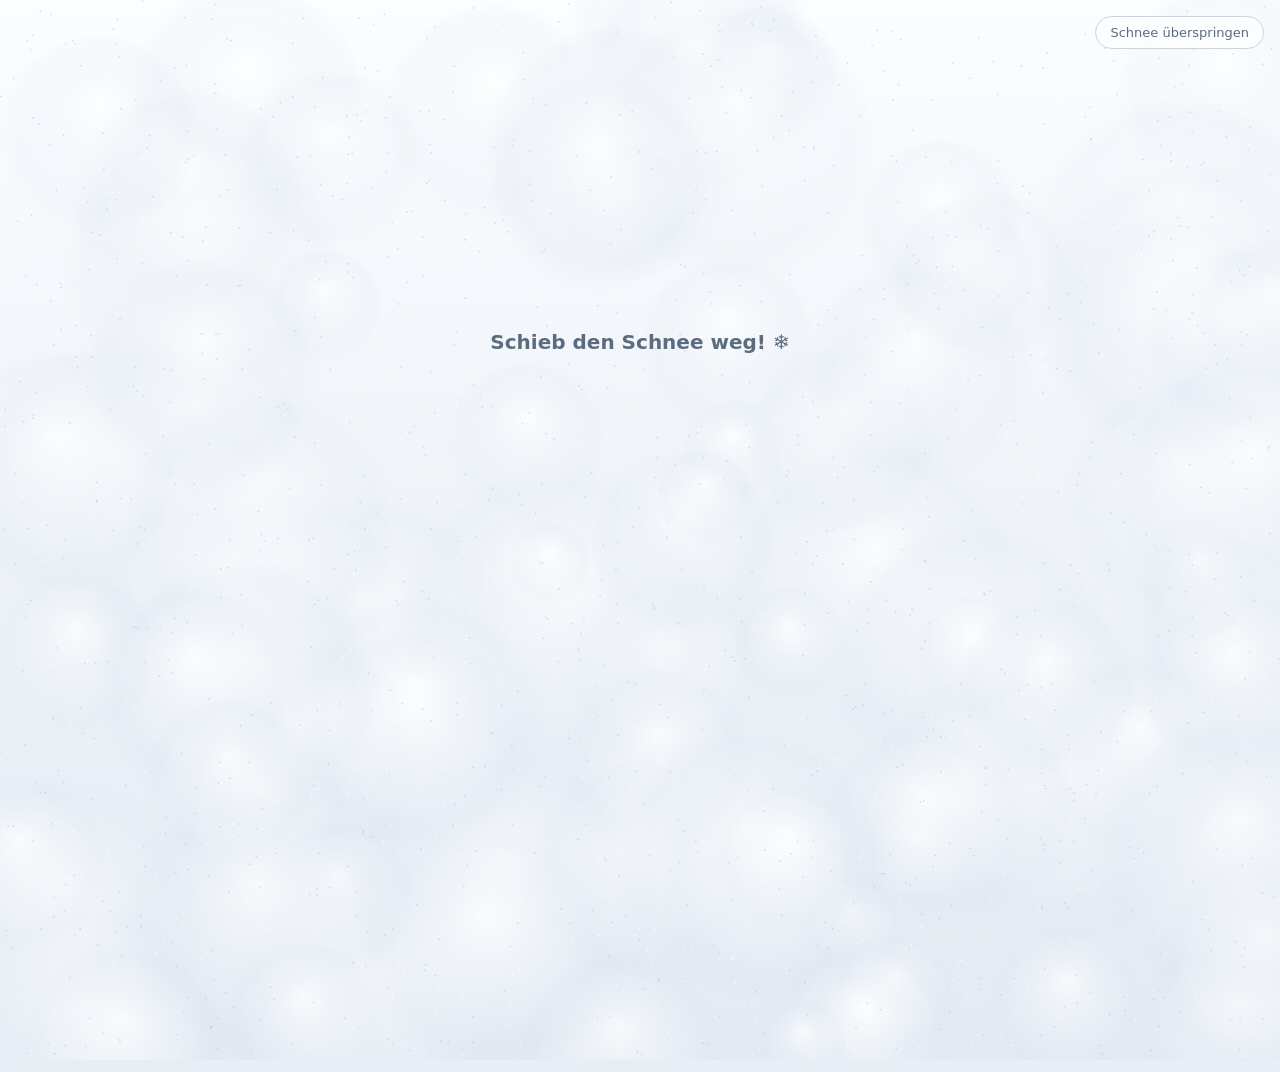
<file: index.html>
<!DOCTYPE html>
<html lang="de">
<head>
  <meta charset="utf-8">
  <meta name="viewport" content="width=device-width, initial-scale=1, viewport-fit=cover">
  <title>Tastonettis – Klavier To Go</title>
  <meta name="description" content="Frohe Weihnachten von den Tastonettis! Hört „Klavier To Go“ jetzt auf eurem Lieblings-Streamingdienst.">
  <meta name="theme-color" content="#f4f7fb" id="theme-color">
  <link rel="icon" href="assets/favicon.ico">
  <link rel="stylesheet" href="css/style.css?v=12b79069b6">
  <script>
    document.documentElement.classList.add("snowed");
    // Notbremse: Kommt das Schnee-Skript nicht hoch (Fehler, nicht geladen), Seite freigeben.
    (function () {
      var root = document.documentElement;
      function release() {
        if (!document.querySelector("#snowcover.ready")) root.classList.remove("snowed");
      }
      window.addEventListener("error", release);
      setTimeout(release, 4000);
    })();
  </script>
</head>
<body>
  <canvas id="snowfall" aria-hidden="true"></canvas>

  <main class="page">
    <header class="header">
      <a class="logo" href="https://tastonettis.de/" target="_blank" rel="noopener">
        <img src="assets/tastonettis-logo.svg" alt="Tastonettis" width="282" height="59">
      </a>
      <p class="greeting">🎄 Frohe Weihnachten 🎄</p>
    </header>

    <section class="release">
      <img class="cover" src="assets/cover-klavier-to-go.jpg" alt="Albumcover „Klavier To Go“" width="280" height="280">
      <h1 class="title">Klavier To Go</h1>
      <p class="artist">Tastonettis</p>
    </section>

    <section class="streaming" aria-labelledby="stream-heading">
      <h2 id="stream-heading" class="section-label">Jetzt streamen</h2>
      <!-- Album-Links „Klavier To Go“ (UPC 4050215330047). Amazon: Suche, YouTube Music: Kanal (kein Album gelistet). -->
      <ul class="services">
        <li><a class="service" href="https://open.spotify.com/album/40TdqfmzcD6UqJCsPL27O8" target="_blank" rel="noopener">
          <img src="assets/icons/spotify.svg" alt="" width="30" height="30"><span>Spotify</span><span class="arrow" aria-hidden="true">→</span></a></li>
        <li><a class="service" href="https://music.apple.com/de/album/klavier-to-go/1320059874" target="_blank" rel="noopener">
          <img src="assets/icons/applemusic.svg" alt="" width="30" height="30"><span>Apple Music</span><span class="arrow" aria-hidden="true">→</span></a></li>
        <li><a class="service" href="https://music.amazon.de/search/Tastonettis%20Klavier%20To%20Go" target="_blank" rel="noopener">
          <img src="assets/icons/amazonmusic.svg" alt="" width="30" height="30"><span>Amazon Music</span><span class="arrow" aria-hidden="true">→</span></a></li>
        <li><a class="service" href="https://music.youtube.com/channel/UCeTiOrHd3WipaU0hUhdYzvw" target="_blank" rel="noopener">
          <img src="assets/icons/youtubemusic.svg" alt="" width="30" height="30"><span>YouTube Music</span><span class="arrow" aria-hidden="true">→</span></a></li>
        <li><a class="service" href="https://www.deezer.com/de/album/52731922" target="_blank" rel="noopener">
          <img src="assets/icons/deezer.svg" alt="" width="30" height="30"><span>Deezer</span><span class="arrow" aria-hidden="true">→</span></a></li>
        <li><a class="service" href="https://tidal.com/album/81978299" target="_blank" rel="noopener">
          <img src="assets/icons/tidal.svg" alt="" width="30" height="30"><span>Tidal</span><span class="arrow" aria-hidden="true">→</span></a></li>
        <li><a class="service" href="https://www.qobuz.com/de-de/album/klavier-to-go-tastonettis/se1sw7d9xh7ja" target="_blank" rel="noopener">
          <img src="assets/icons/qobuz.svg" alt="" width="30" height="30"><span>Qobuz</span><span class="arrow" aria-hidden="true">→</span></a></li>
      </ul>
    </section>


    <footer class="footer">
      <a href="https://tastonettis.de/impressum.php" target="_blank" rel="noopener">Impressum</a>
      <a href="https://tastonettis.de/datenschutz.php" target="_blank" rel="noopener">Datenschutz</a>
    </footer>
  </main>

  <!-- Schneedecke über der ganzen Seite: mit dem Finger freischieben. -->
  <div class="snowcover" id="snowcover">
    <canvas id="snowlayer" aria-hidden="true"></canvas>
    <p class="snow-hint" id="snow-hint">Schieb den Schnee weg! ❄️</p>
    <button type="button" class="snow-skip" id="snow-skip">Schnee überspringen</button>
  </div>

  <!-- Easter Egg: Handy schütteln lässt es wie in einer Schneekugel schneien. -->
  <canvas id="snowglobe" aria-hidden="true"></canvas>

  <script src="js/snow.js?v=f2b2216d98"></script>
  <script src="js/snowglobe.js?v=b0788c1133"></script>
</body>
</html>
</file>
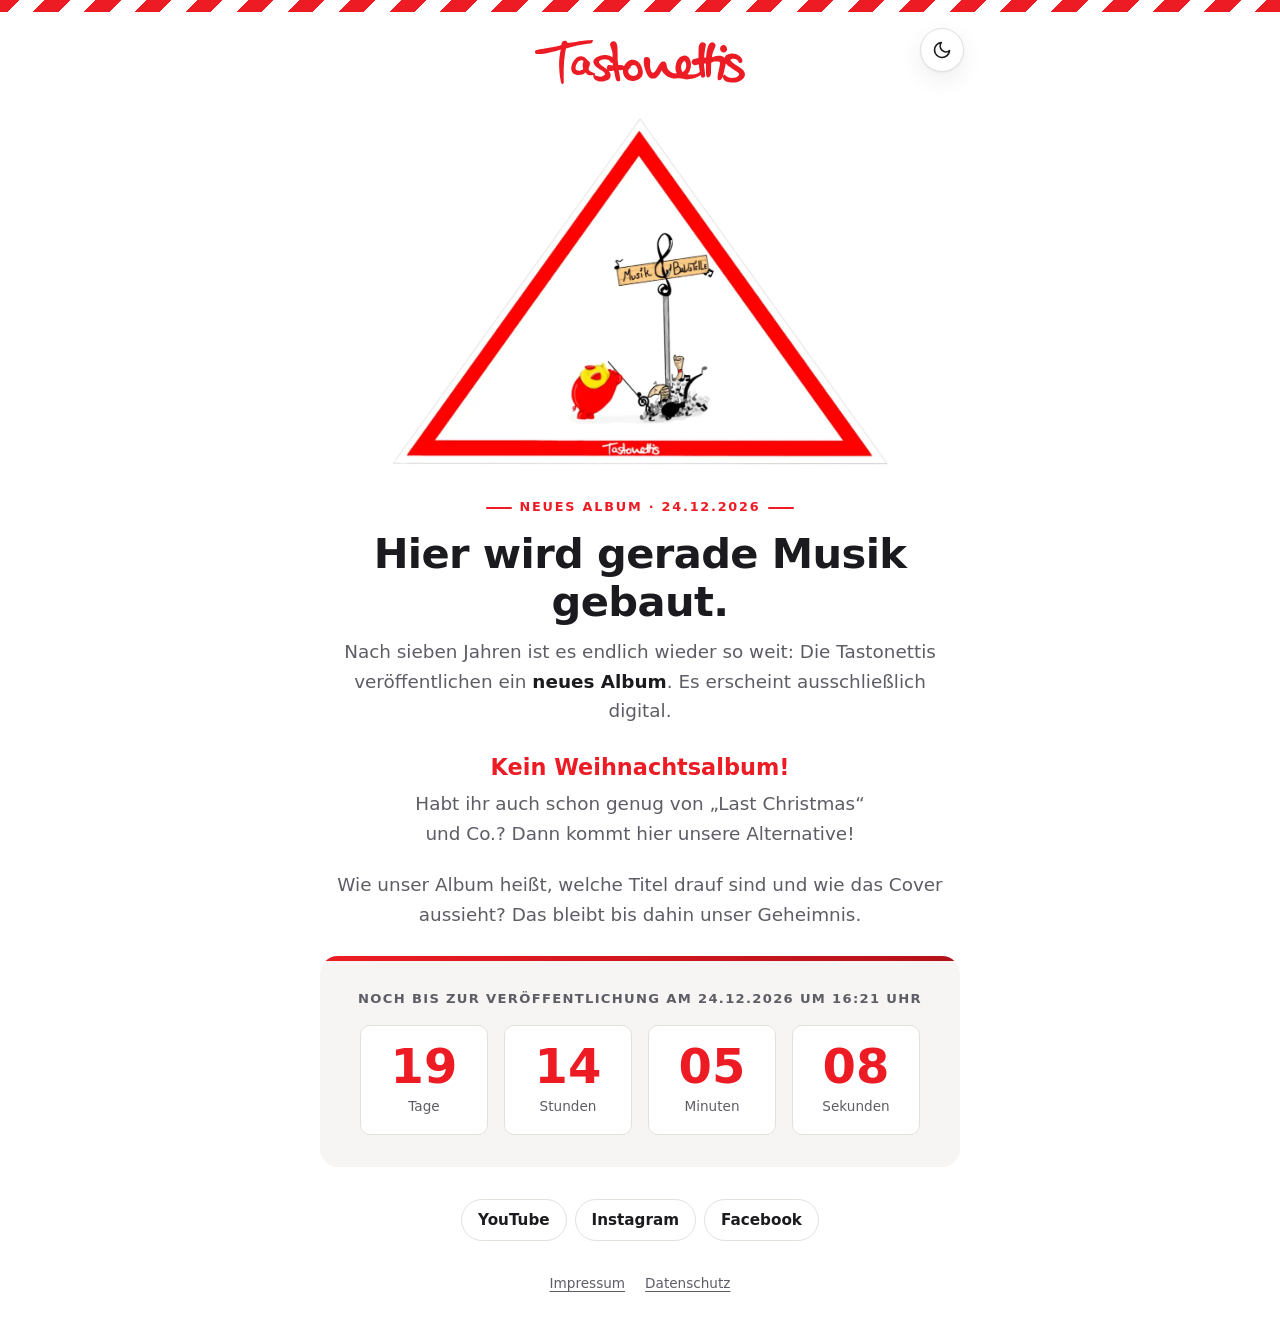
<file: wartung/index.html>
<!DOCTYPE html>
<html lang="de">
<head>
  <meta charset="utf-8">
  <meta name="viewport" content="width=device-width, initial-scale=1, viewport-fit=cover">
  <title>Tastonettis – Neues Album in Arbeit</title>
  <meta name="description" content="Nach sieben Jahren endlich wieder neue Musik: Das neue Album der Tastonettis erscheint am 24.12.2026 digital. Kein Weihnachtsalbum – nur der Erscheinungstag ist Heiligabend.">
  <meta name="theme-color" content="#ffffff" media="(prefers-color-scheme: light)">
  <meta name="theme-color" content="#212228" media="(prefers-color-scheme: dark)">
  <meta name="color-scheme" content="light dark">
  <link rel="icon" href="assets/favicon.ico">
  <link rel="stylesheet" href="css/wartung.css?v=3b87325009">
  <script src="js/theme.js?v=e392218668"></script>
</head>
<body>
  <div class="tape" aria-hidden="true"></div>

  <main class="page">
    <button type="button" class="theme-toggle" id="theme-toggle" aria-pressed="false" aria-label="Dunkles Design einschalten" hidden>
      <svg class="icon-moon" viewBox="0 0 24 24" fill="none" stroke="currentColor" stroke-width="2" stroke-linecap="round" stroke-linejoin="round" aria-hidden="true"><path d="M21 12.8A9 9 0 1 1 11.2 3a7 7 0 0 0 9.8 9.8z"/></svg>
      <svg class="icon-sun" viewBox="0 0 24 24" fill="none" stroke="currentColor" stroke-width="2" stroke-linecap="round" stroke-linejoin="round" aria-hidden="true"><circle cx="12" cy="12" r="4.5"/><path d="M12 1.5v2.5M12 20v2.5M4.6 4.6l1.8 1.8M17.6 17.6l1.8 1.8M1.5 12H4M20 12h2.5M4.6 19.4l1.8-1.8M17.6 6.4l1.8-1.8"/></svg>
    </button>

    <img class="logo" src="assets/tastonettis-logo.svg" alt="Tastonettis" width="282" height="59">

    <div class="sign-wrap">
      <img class="sign" src="assets/musik-baustelle.webp" width="1200" height="857"
           alt="Warnschild „Musik-Baustelle“: Ein rotes Akkordeon-Männchen dirigiert, während unter dem Schild Noten aus einem Erdhaufen wirbeln.">
    </div>

    <p class="eyebrow">Neues Album · 24.12.2026</p>
    <h1 class="headline">Hier wird gerade Musik gebaut.</h1>
    <p class="lead">
      Nach sieben Jahren ist es endlich wieder so weit: Die Tastonettis veröffentlichen
      ein <strong>neues Album</strong>. Es erscheint ausschließlich digital.
    </p>

    <div class="note">
      <p class="note-title">Kein Weihnachtsalbum!</p>
      <p class="note-text">
        Habt ihr auch schon genug von „Last&nbsp;Christmas“ und Co.?
        Dann kommt hier unsere Alternative!
      </p>
    </div>

    <p class="lead">
      Wie unser Album heißt, welche Titel drauf sind und wie das Cover aussieht?
      Das bleibt bis dahin unser Geheimnis.
    </p>

    <!-- Erscheinungstermin: data-release (ISO-Zeit mit Zeitzone, MEZ = +01:00). -->
    <section class="countdown" id="countdown" data-release="2026-12-24T16:21:00+01:00"
             aria-labelledby="countdown-label">
      <p class="countdown-label" id="countdown-label">Noch bis zur Veröffentlichung am 24.12.2026 um 16:21 Uhr</p>
      <div class="units" role="timer" aria-live="off">
        <div class="unit"><span class="num" data-unit="days">–</span><span class="name">Tage</span></div>
        <div class="unit"><span class="num" data-unit="hours">–</span><span class="name">Stunden</span></div>
        <div class="unit"><span class="num" data-unit="minutes">–</span><span class="name">Minuten</span></div>
        <div class="unit"><span class="num" data-unit="seconds">–</span><span class="name">Sekunden</span></div>
      </div>
    </section>

    <section class="released" id="released" hidden>
      <p class="released-title">Das neue Album ist da!</p>
      <p class="released-text">Gleich geht es hier weiter – schaut in Kürze wieder vorbei.</p>
    </section>

    <nav class="socials" aria-label="Tastonettis in sozialen Netzwerken">
      <a href="https://www.youtube.com/@DieTastonettis" target="_blank" rel="noopener">YouTube</a>
      <a href="https://www.instagram.com/tastonettis/" target="_blank" rel="noopener">Instagram</a>
      <a href="https://www.facebook.com/tastonettis/" target="_blank" rel="noopener">Facebook</a>
    </nav>

    <footer class="footer">
      <a href="impressum.html" data-internal>Impressum</a>
      <a href="datenschutz.html" data-internal>Datenschutz</a>
    </footer>
  </main>

  <script src="js/countdown.js?v=ea769af0ea"></script>
</body>
</html>
</file>
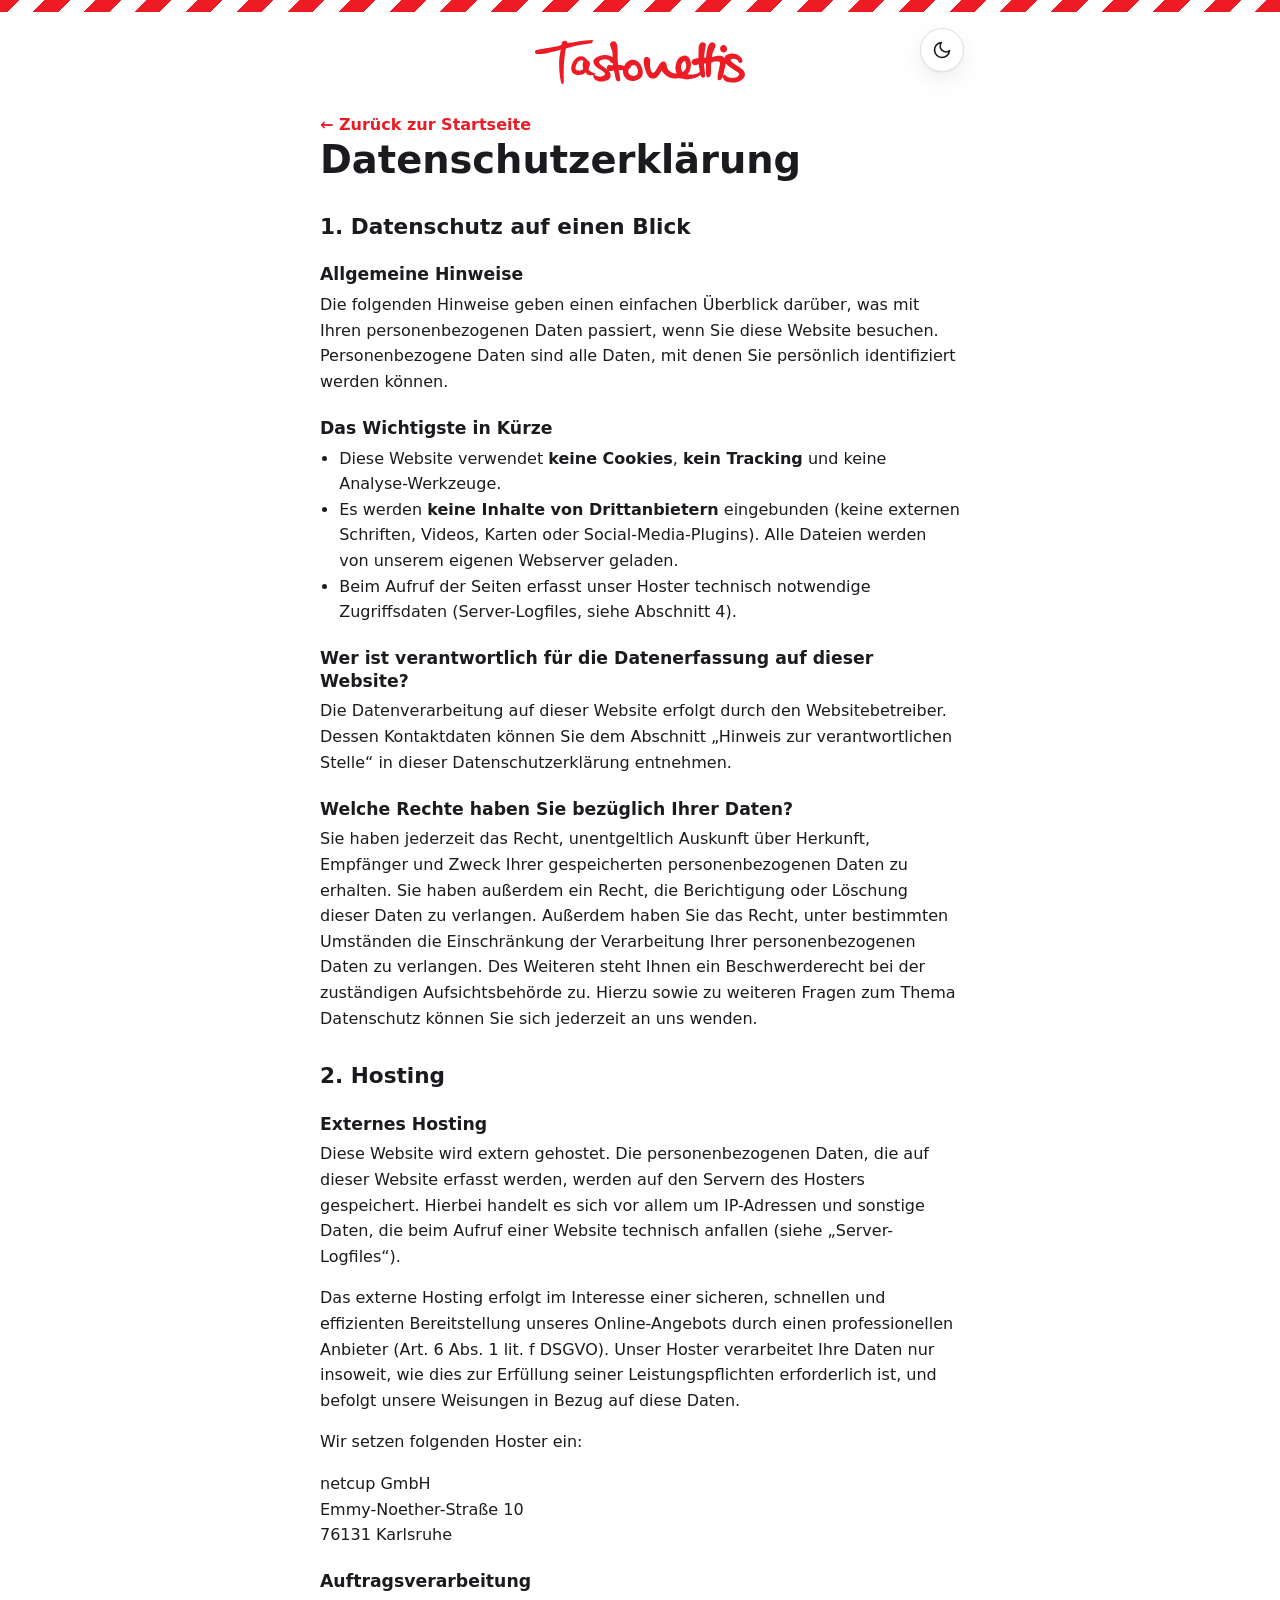
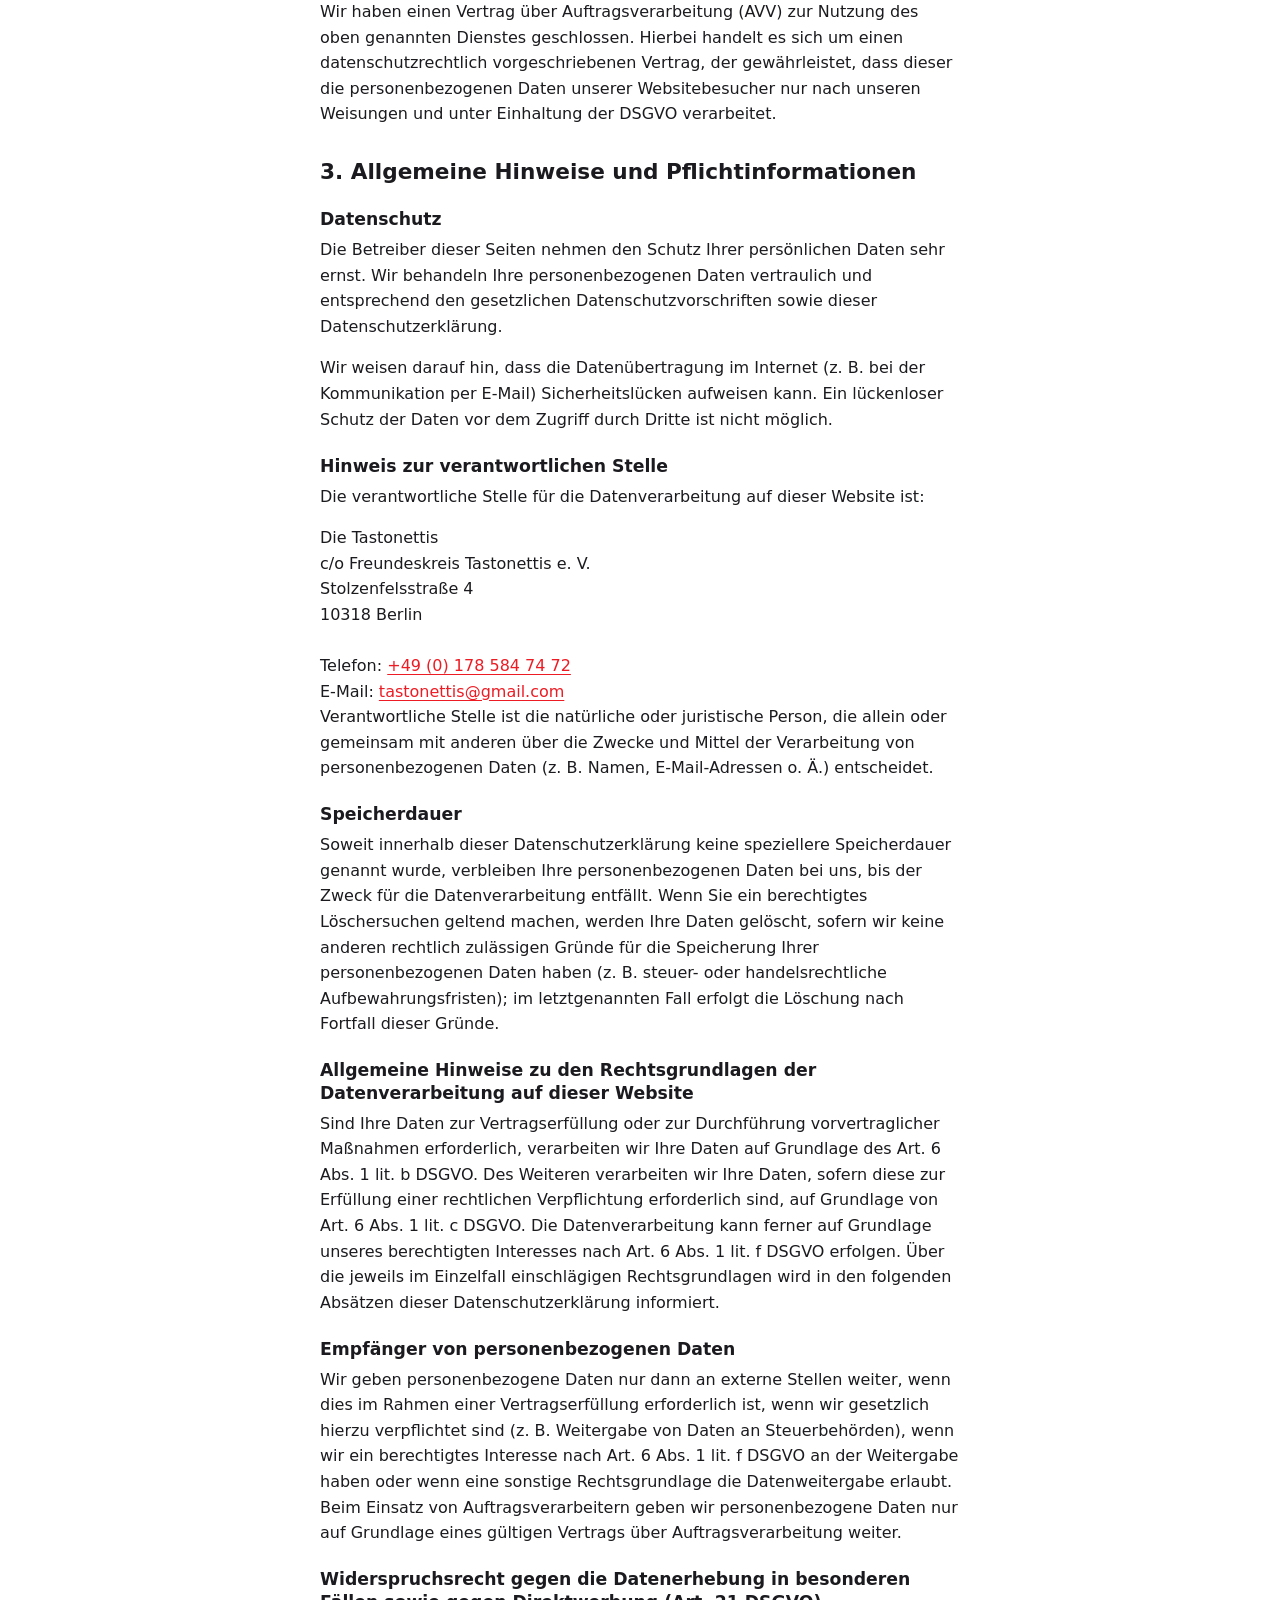
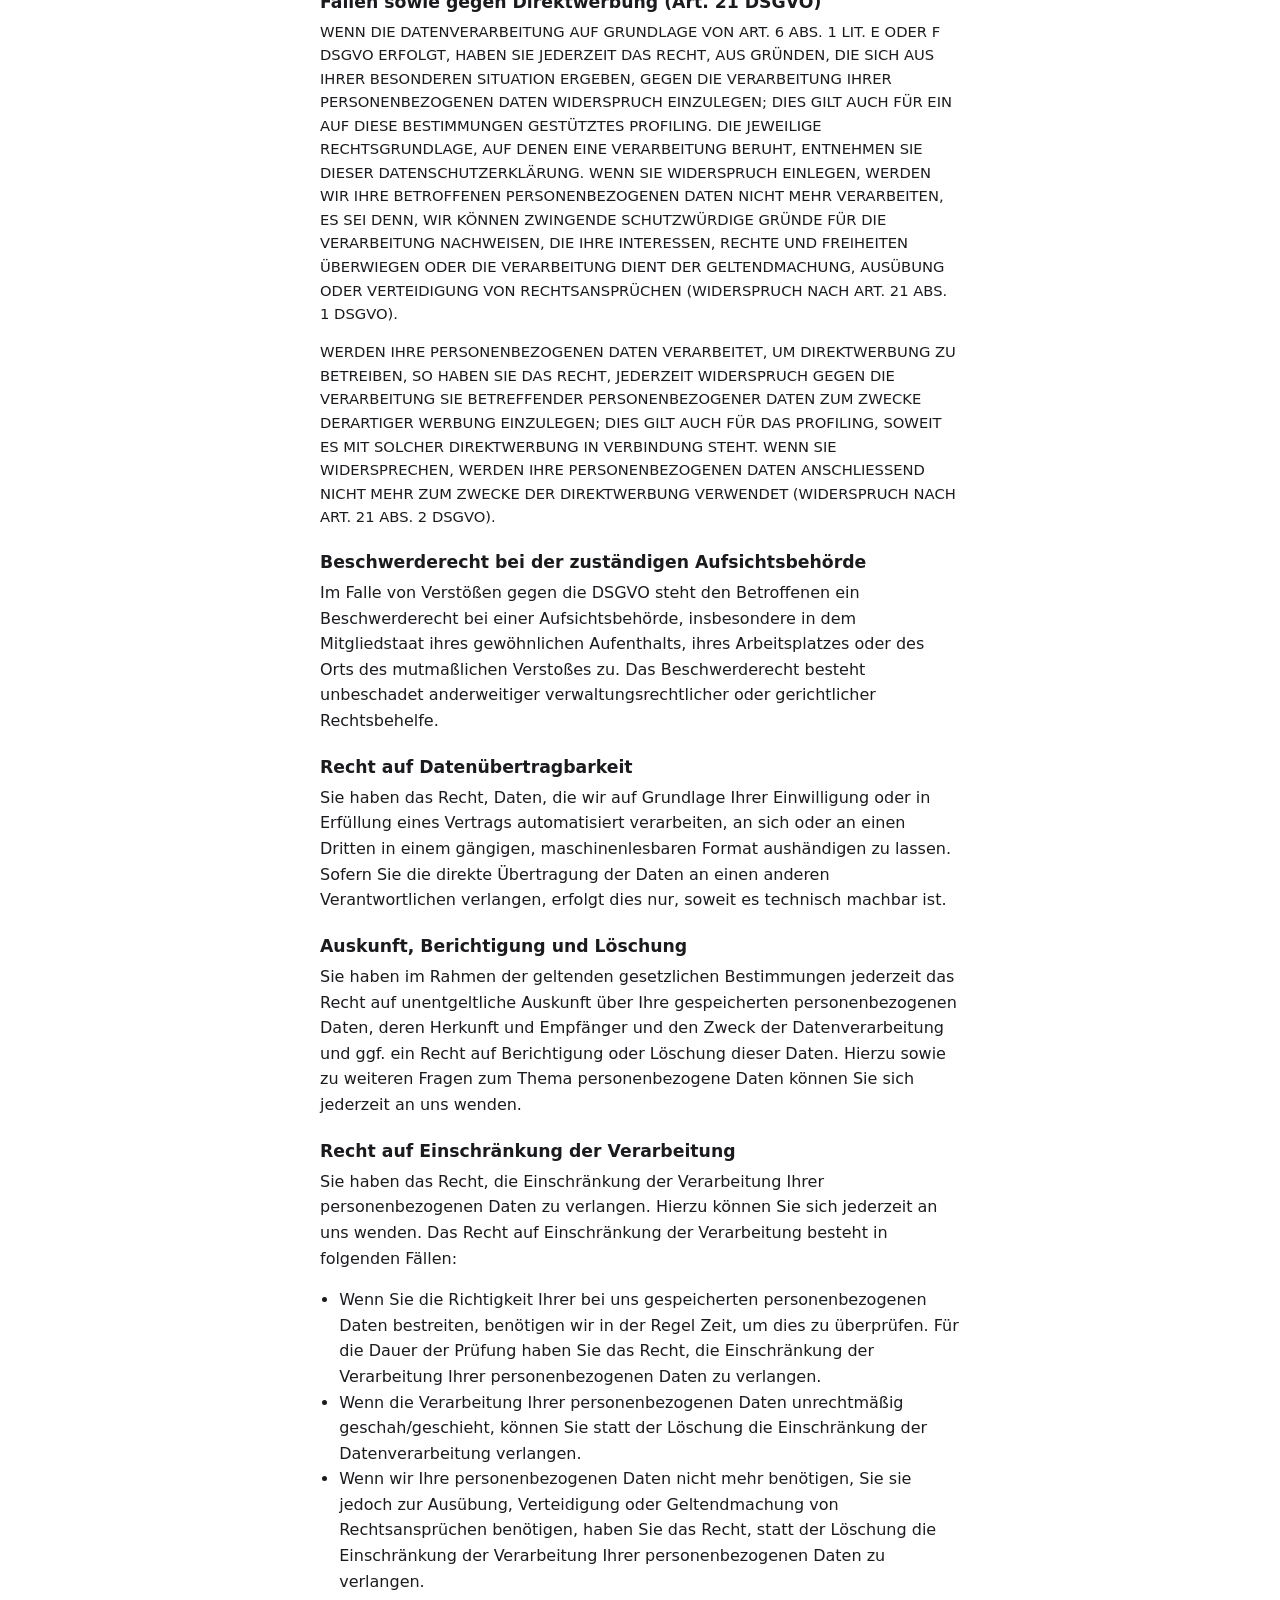
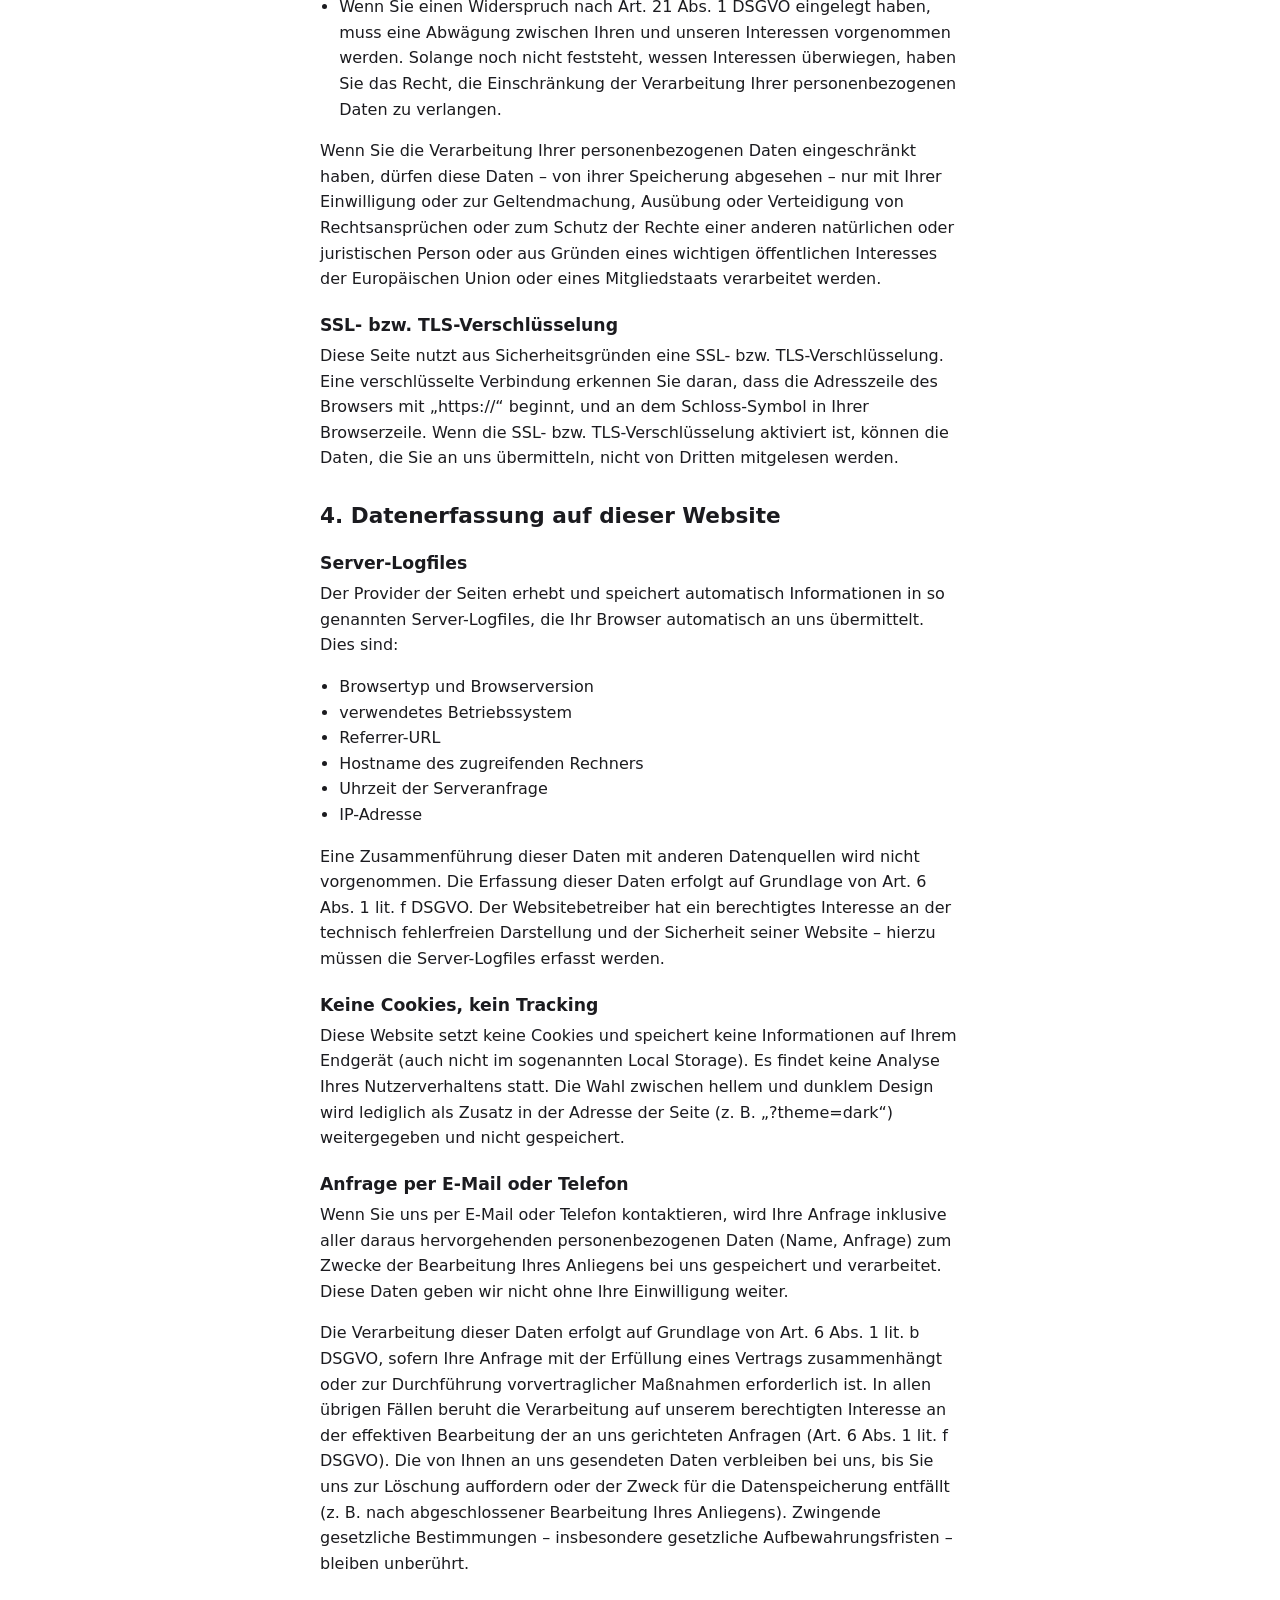
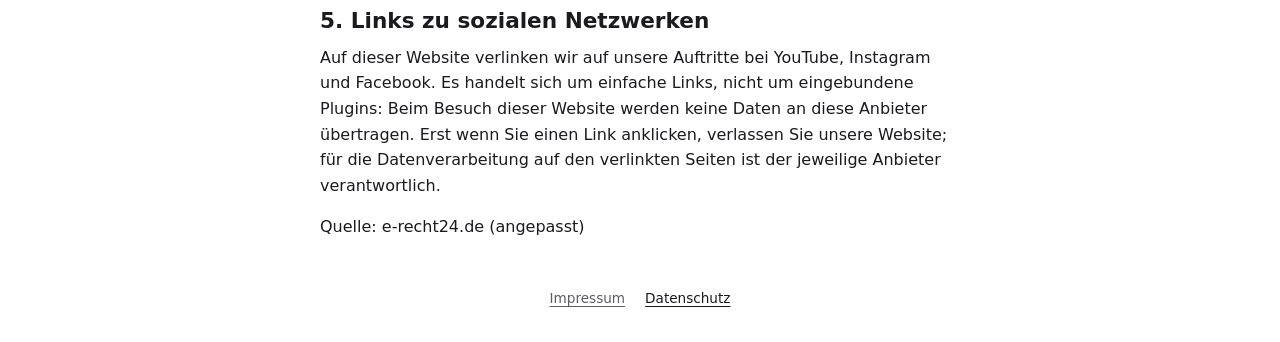
<file: wartung/datenschutz.html>
<!DOCTYPE html>
<html lang="de">
<head>
  <meta charset="utf-8">
  <meta name="viewport" content="width=device-width, initial-scale=1, viewport-fit=cover">
  <title>Datenschutzerklärung – Tastonettis</title>
  <meta name="robots" content="noindex">
  <meta name="theme-color" content="#ffffff" media="(prefers-color-scheme: light)">
  <meta name="theme-color" content="#212228" media="(prefers-color-scheme: dark)">
  <meta name="color-scheme" content="light dark">
  <link rel="icon" href="assets/favicon.ico">
  <link rel="stylesheet" href="css/wartung.css?v=3b87325009">
  <script src="js/theme.js?v=e392218668"></script>
</head>
<body>
  <div class="tape" aria-hidden="true"></div>

  <main class="page">
    <button type="button" class="theme-toggle" id="theme-toggle" aria-pressed="false" aria-label="Dunkles Design einschalten" hidden>
      <svg class="icon-moon" viewBox="0 0 24 24" fill="none" stroke="currentColor" stroke-width="2" stroke-linecap="round" stroke-linejoin="round" aria-hidden="true"><path d="M21 12.8A9 9 0 1 1 11.2 3a7 7 0 0 0 9.8 9.8z"/></svg>
      <svg class="icon-sun" viewBox="0 0 24 24" fill="none" stroke="currentColor" stroke-width="2" stroke-linecap="round" stroke-linejoin="round" aria-hidden="true"><circle cx="12" cy="12" r="4.5"/><path d="M12 1.5v2.5M12 20v2.5M4.6 4.6l1.8 1.8M17.6 17.6l1.8 1.8M1.5 12H4M20 12h2.5M4.6 19.4l1.8-1.8M17.6 6.4l1.8-1.8"/></svg>
    </button>

    <a class="logo-link" href="index.html" data-internal aria-label="Tastonettis – zur Startseite">
      <img class="logo" src="assets/tastonettis-logo.svg" alt="Tastonettis" width="282" height="59">
    </a>

    <article class="legal">
      <a class="back" href="index.html" data-internal>← Zurück zur Startseite</a>

      <h1>Datenschutz&shy;erklärung</h1>

      <h2>1. Datenschutz auf einen Blick</h2>

      <h3>Allgemeine Hinweise</h3>
      <p>
        Die folgenden Hinweise geben einen einfachen Überblick darüber, was mit Ihren personenbezogenen
        Daten passiert, wenn Sie diese Website besuchen. Personenbezogene Daten sind alle Daten, mit denen
        Sie persönlich identifiziert werden können.
      </p>

      <h3>Das Wichtigste in Kürze</h3>
      <ul>
        <li>Diese Website verwendet <strong>keine Cookies</strong>, <strong>kein Tracking</strong> und keine Analyse-Werkzeuge.</li>
        <li>Es werden <strong>keine Inhalte von Drittanbietern</strong> eingebunden (keine externen Schriften, Videos, Karten oder Social-Media-Plugins). Alle Dateien werden von unserem eigenen Webserver geladen.</li>
        <li>Beim Aufruf der Seiten erfasst unser Hoster technisch notwendige Zugriffsdaten (Server-Logfiles, siehe Abschnitt 4).</li>
      </ul>

      <h3>Wer ist verantwortlich für die Datenerfassung auf dieser Website?</h3>
      <p>
        Die Datenverarbeitung auf dieser Website erfolgt durch den Websitebetreiber. Dessen Kontaktdaten
        können Sie dem Abschnitt „Hinweis zur verantwortlichen Stelle“ in dieser Datenschutzerklärung entnehmen.
      </p>

      <h3>Welche Rechte haben Sie bezüglich Ihrer Daten?</h3>
      <p>
        Sie haben jederzeit das Recht, unentgeltlich Auskunft über Herkunft, Empfänger und Zweck Ihrer
        gespeicherten personenbezogenen Daten zu erhalten. Sie haben außerdem ein Recht, die Berichtigung oder
        Löschung dieser Daten zu verlangen. Außerdem haben Sie das Recht, unter bestimmten Umständen die
        Einschränkung der Verarbeitung Ihrer personenbezogenen Daten zu verlangen. Des Weiteren steht Ihnen ein
        Beschwerderecht bei der zuständigen Aufsichtsbehörde zu. Hierzu sowie zu weiteren Fragen zum Thema
        Datenschutz können Sie sich jederzeit an uns wenden.
      </p>

      <h2>2. Hosting</h2>
      <h3>Externes Hosting</h3>
      <p>
        Diese Website wird extern gehostet. Die personenbezogenen Daten, die auf dieser Website erfasst werden,
        werden auf den Servern des Hosters gespeichert. Hierbei handelt es sich vor allem um IP-Adressen und
        sonstige Daten, die beim Aufruf einer Website technisch anfallen (siehe „Server-Logfiles“).
      </p>
      <p>
        Das externe Hosting erfolgt im Interesse einer sicheren, schnellen und effizienten Bereitstellung
        unseres Online-Angebots durch einen professionellen Anbieter (Art. 6 Abs. 1 lit. f DSGVO).
        Unser Hoster verarbeitet Ihre Daten nur insoweit, wie dies zur Erfüllung seiner Leistungspflichten
        erforderlich ist, und befolgt unsere Weisungen in Bezug auf diese Daten.
      </p>
      <p>Wir setzen folgenden Hoster ein:</p>
      <address>
        netcup GmbH<br>
        Emmy-Noether-Straße 10<br>
        76131 Karlsruhe
      </address>
      <h3>Auftragsverarbeitung</h3>
      <p>
        Wir haben einen Vertrag über Auftragsverarbeitung (AVV) zur Nutzung des oben genannten Dienstes
        geschlossen. Hierbei handelt es sich um einen datenschutzrechtlich vorgeschriebenen Vertrag, der
        gewährleistet, dass dieser die personenbezogenen Daten unserer Websitebesucher nur nach unseren
        Weisungen und unter Einhaltung der DSGVO verarbeitet.
      </p>

      <h2>3. Allgemeine Hinweise und Pflichtinformationen</h2>

      <h3>Datenschutz</h3>
      <p>
        Die Betreiber dieser Seiten nehmen den Schutz Ihrer persönlichen Daten sehr ernst. Wir behandeln Ihre
        personenbezogenen Daten vertraulich und entsprechend den gesetzlichen Datenschutzvorschriften sowie
        dieser Datenschutzerklärung.
      </p>
      <p>
        Wir weisen darauf hin, dass die Datenübertragung im Internet (z. B. bei der Kommunikation per E-Mail)
        Sicherheitslücken aufweisen kann. Ein lückenloser Schutz der Daten vor dem Zugriff durch Dritte ist
        nicht möglich.
      </p>

      <h3>Hinweis zur verantwortlichen Stelle</h3>
      <p>Die verantwortliche Stelle für die Datenverarbeitung auf dieser Website ist:</p>
      <address>
        Die Tastonettis<br>
        c/o Freundeskreis Tastonettis e. V.<br>
        Stolzenfelsstraße 4<br>
        10318 Berlin<br>
        <br>
        Telefon: <a href="tel:+491785847472">+49 (0) 178 584 74 72</a><br>
        E-Mail: <a href="mailto:tastonettis@gmail.com">tastonettis@gmail.com</a>
      </address>
      <p>
        Verantwortliche Stelle ist die natürliche oder juristische Person, die allein oder gemeinsam mit anderen
        über die Zwecke und Mittel der Verarbeitung von personenbezogenen Daten (z. B. Namen, E-Mail-Adressen
        o. Ä.) entscheidet.
      </p>

      <h3>Speicherdauer</h3>
      <p>
        Soweit innerhalb dieser Datenschutzerklärung keine speziellere Speicherdauer genannt wurde, verbleiben
        Ihre personenbezogenen Daten bei uns, bis der Zweck für die Datenverarbeitung entfällt. Wenn Sie ein
        berechtigtes Löschersuchen geltend machen, werden Ihre Daten gelöscht, sofern wir keine anderen
        rechtlich zulässigen Gründe für die Speicherung Ihrer personenbezogenen Daten haben (z. B. steuer- oder
        handelsrechtliche Aufbewahrungsfristen); im letztgenannten Fall erfolgt die Löschung nach Fortfall
        dieser Gründe.
      </p>

      <h3>Allgemeine Hinweise zu den Rechtsgrundlagen der Datenverarbeitung auf dieser Website</h3>
      <p>
        Sind Ihre Daten zur Vertragserfüllung oder zur Durchführung vorvertraglicher Maßnahmen erforderlich,
        verarbeiten wir Ihre Daten auf Grundlage des Art. 6 Abs. 1 lit. b DSGVO. Des Weiteren verarbeiten wir
        Ihre Daten, sofern diese zur Erfüllung einer rechtlichen Verpflichtung erforderlich sind, auf Grundlage
        von Art. 6 Abs. 1 lit. c DSGVO. Die Datenverarbeitung kann ferner auf Grundlage unseres berechtigten
        Interesses nach Art. 6 Abs. 1 lit. f DSGVO erfolgen. Über die jeweils im Einzelfall einschlägigen
        Rechtsgrundlagen wird in den folgenden Absätzen dieser Datenschutzerklärung informiert.
      </p>

      <h3>Empfänger von personenbezogenen Daten</h3>
      <p>
        Wir geben personenbezogene Daten nur dann an externe Stellen weiter, wenn dies im Rahmen einer
        Vertragserfüllung erforderlich ist, wenn wir gesetzlich hierzu verpflichtet sind (z. B. Weitergabe von
        Daten an Steuerbehörden), wenn wir ein berechtigtes Interesse nach Art. 6 Abs. 1 lit. f DSGVO an der
        Weitergabe haben oder wenn eine sonstige Rechtsgrundlage die Datenweitergabe erlaubt. Beim Einsatz von
        Auftragsverarbeitern geben wir personenbezogene Daten nur auf Grundlage eines gültigen Vertrags über
        Auftragsverarbeitung weiter.
      </p>

      <h3>Widerspruchsrecht gegen die Datenerhebung in besonderen Fällen sowie gegen Direktwerbung (Art. 21 DSGVO)</h3>
      <p class="loud">
        Wenn die Datenverarbeitung auf Grundlage von Art. 6 Abs. 1 lit. e oder f DSGVO erfolgt, haben Sie
        jederzeit das Recht, aus Gründen, die sich aus Ihrer besonderen Situation ergeben, gegen die
        Verarbeitung Ihrer personenbezogenen Daten Widerspruch einzulegen; dies gilt auch für ein auf diese
        Bestimmungen gestütztes Profiling. Die jeweilige Rechtsgrundlage, auf denen eine Verarbeitung beruht,
        entnehmen Sie dieser Datenschutzerklärung. Wenn Sie Widerspruch einlegen, werden wir Ihre betroffenen
        personenbezogenen Daten nicht mehr verarbeiten, es sei denn, wir können zwingende schutzwürdige Gründe
        für die Verarbeitung nachweisen, die Ihre Interessen, Rechte und Freiheiten überwiegen oder die
        Verarbeitung dient der Geltendmachung, Ausübung oder Verteidigung von Rechtsansprüchen (Widerspruch
        nach Art. 21 Abs. 1 DSGVO).
      </p>
      <p class="loud">
        Werden Ihre personenbezogenen Daten verarbeitet, um Direktwerbung zu betreiben, so haben Sie das Recht,
        jederzeit Widerspruch gegen die Verarbeitung Sie betreffender personenbezogener Daten zum Zwecke
        derartiger Werbung einzulegen; dies gilt auch für das Profiling, soweit es mit solcher Direktwerbung in
        Verbindung steht. Wenn Sie widersprechen, werden Ihre personenbezogenen Daten anschließend nicht mehr
        zum Zwecke der Direktwerbung verwendet (Widerspruch nach Art. 21 Abs. 2 DSGVO).
      </p>

      <h3>Beschwerderecht bei der zuständigen Aufsichtsbehörde</h3>
      <p>
        Im Falle von Verstößen gegen die DSGVO steht den Betroffenen ein Beschwerderecht bei einer
        Aufsichtsbehörde, insbesondere in dem Mitgliedstaat ihres gewöhnlichen Aufenthalts, ihres
        Arbeitsplatzes oder des Orts des mutmaßlichen Verstoßes zu. Das Beschwerderecht besteht unbeschadet
        anderweitiger verwaltungsrechtlicher oder gerichtlicher Rechtsbehelfe.
      </p>

      <h3>Recht auf Datenübertragbarkeit</h3>
      <p>
        Sie haben das Recht, Daten, die wir auf Grundlage Ihrer Einwilligung oder in Erfüllung eines Vertrags
        automatisiert verarbeiten, an sich oder an einen Dritten in einem gängigen, maschinenlesbaren Format
        aushändigen zu lassen. Sofern Sie die direkte Übertragung der Daten an einen anderen Verantwortlichen
        verlangen, erfolgt dies nur, soweit es technisch machbar ist.
      </p>

      <h3>Auskunft, Berichtigung und Löschung</h3>
      <p>
        Sie haben im Rahmen der geltenden gesetzlichen Bestimmungen jederzeit das Recht auf unentgeltliche
        Auskunft über Ihre gespeicherten personenbezogenen Daten, deren Herkunft und Empfänger und den Zweck
        der Datenverarbeitung und ggf. ein Recht auf Berichtigung oder Löschung dieser Daten. Hierzu sowie zu
        weiteren Fragen zum Thema personenbezogene Daten können Sie sich jederzeit an uns wenden.
      </p>

      <h3>Recht auf Einschränkung der Verarbeitung</h3>
      <p>
        Sie haben das Recht, die Einschränkung der Verarbeitung Ihrer personenbezogenen Daten zu verlangen.
        Hierzu können Sie sich jederzeit an uns wenden. Das Recht auf Einschränkung der Verarbeitung besteht in
        folgenden Fällen:
      </p>
      <ul>
        <li>Wenn Sie die Richtigkeit Ihrer bei uns gespeicherten personenbezogenen Daten bestreiten, benötigen wir in der Regel Zeit, um dies zu überprüfen. Für die Dauer der Prüfung haben Sie das Recht, die Einschränkung der Verarbeitung Ihrer personenbezogenen Daten zu verlangen.</li>
        <li>Wenn die Verarbeitung Ihrer personenbezogenen Daten unrechtmäßig geschah/geschieht, können Sie statt der Löschung die Einschränkung der Datenverarbeitung verlangen.</li>
        <li>Wenn wir Ihre personenbezogenen Daten nicht mehr benötigen, Sie sie jedoch zur Ausübung, Verteidigung oder Geltendmachung von Rechtsansprüchen benötigen, haben Sie das Recht, statt der Löschung die Einschränkung der Verarbeitung Ihrer personenbezogenen Daten zu verlangen.</li>
        <li>Wenn Sie einen Widerspruch nach Art. 21 Abs. 1 DSGVO eingelegt haben, muss eine Abwägung zwischen Ihren und unseren Interessen vorgenommen werden. Solange noch nicht feststeht, wessen Interessen überwiegen, haben Sie das Recht, die Einschränkung der Verarbeitung Ihrer personenbezogenen Daten zu verlangen.</li>
      </ul>
      <p>
        Wenn Sie die Verarbeitung Ihrer personenbezogenen Daten eingeschränkt haben, dürfen diese Daten – von
        ihrer Speicherung abgesehen – nur mit Ihrer Einwilligung oder zur Geltendmachung, Ausübung oder
        Verteidigung von Rechtsansprüchen oder zum Schutz der Rechte einer anderen natürlichen oder
        juristischen Person oder aus Gründen eines wichtigen öffentlichen Interesses der Europäischen Union oder
        eines Mitgliedstaats verarbeitet werden.
      </p>

      <h3>SSL- bzw. TLS-Verschlüsselung</h3>
      <p>
        Diese Seite nutzt aus Sicherheitsgründen eine SSL- bzw. TLS-Verschlüsselung. Eine verschlüsselte
        Verbindung erkennen Sie daran, dass die Adresszeile des Browsers mit „https://“ beginnt, und an dem
        Schloss-Symbol in Ihrer Browserzeile. Wenn die SSL- bzw. TLS-Verschlüsselung aktiviert ist, können die
        Daten, die Sie an uns übermitteln, nicht von Dritten mitgelesen werden.
      </p>

      <h2>4. Datenerfassung auf dieser Website</h2>

      <h3>Server-Logfiles</h3>
      <p>
        Der Provider der Seiten erhebt und speichert automatisch Informationen in so genannten
        Server-Logfiles, die Ihr Browser automatisch an uns übermittelt. Dies sind:
      </p>
      <ul>
        <li>Browsertyp und Browserversion</li>
        <li>verwendetes Betriebssystem</li>
        <li>Referrer-URL</li>
        <li>Hostname des zugreifenden Rechners</li>
        <li>Uhrzeit der Serveranfrage</li>
        <li>IP-Adresse</li>
      </ul>
      <p>
        Eine Zusammenführung dieser Daten mit anderen Datenquellen wird nicht vorgenommen. Die Erfassung
        dieser Daten erfolgt auf Grundlage von Art. 6 Abs. 1 lit. f DSGVO. Der Websitebetreiber hat ein
        berechtigtes Interesse an der technisch fehlerfreien Darstellung und der Sicherheit seiner Website –
        hierzu müssen die Server-Logfiles erfasst werden.
      </p>

      <h3>Keine Cookies, kein Tracking</h3>
      <p>
        Diese Website setzt keine Cookies und speichert keine Informationen auf Ihrem Endgerät (auch nicht im
        sogenannten Local Storage). Es findet keine Analyse Ihres Nutzerverhaltens statt. Die Wahl zwischen
        hellem und dunklem Design wird lediglich als Zusatz in der Adresse der Seite (z. B. „?theme=dark“)
        weitergegeben und nicht gespeichert.
      </p>

      <h3>Anfrage per E-Mail oder Telefon</h3>
      <p>
        Wenn Sie uns per E-Mail oder Telefon kontaktieren, wird Ihre Anfrage inklusive aller daraus
        hervorgehenden personenbezogenen Daten (Name, Anfrage) zum Zwecke der Bearbeitung Ihres Anliegens bei
        uns gespeichert und verarbeitet. Diese Daten geben wir nicht ohne Ihre Einwilligung weiter.
      </p>
      <p>
        Die Verarbeitung dieser Daten erfolgt auf Grundlage von Art. 6 Abs. 1 lit. b DSGVO, sofern Ihre Anfrage
        mit der Erfüllung eines Vertrags zusammenhängt oder zur Durchführung vorvertraglicher Maßnahmen
        erforderlich ist. In allen übrigen Fällen beruht die Verarbeitung auf unserem berechtigten Interesse an
        der effektiven Bearbeitung der an uns gerichteten Anfragen (Art. 6 Abs. 1 lit. f DSGVO). Die von Ihnen
        an uns gesendeten Daten verbleiben bei uns, bis Sie uns zur Löschung auffordern oder der Zweck für die
        Datenspeicherung entfällt (z. B. nach abgeschlossener Bearbeitung Ihres Anliegens). Zwingende
        gesetzliche Bestimmungen – insbesondere gesetzliche Aufbewahrungsfristen – bleiben unberührt.
      </p>

      <h2>5. Links zu sozialen Netzwerken</h2>
      <p>
        Auf dieser Website verlinken wir auf unsere Auftritte bei YouTube, Instagram und Facebook. Es handelt
        sich um einfache Links, nicht um eingebundene Plugins: Beim Besuch dieser Website werden keine Daten an
        diese Anbieter übertragen. Erst wenn Sie einen Link anklicken, verlassen Sie unsere Website; für die
        Datenverarbeitung auf den verlinkten Seiten ist der jeweilige Anbieter verantwortlich.
      </p>

      <p>Quelle: e-recht24.de (angepasst)</p>
    </article>

    <footer class="footer">
      <a href="impressum.html" data-internal>Impressum</a>
      <a href="datenschutz.html" data-internal aria-current="page">Datenschutz</a>
    </footer>
  </main>
</body>
</html>
</file>
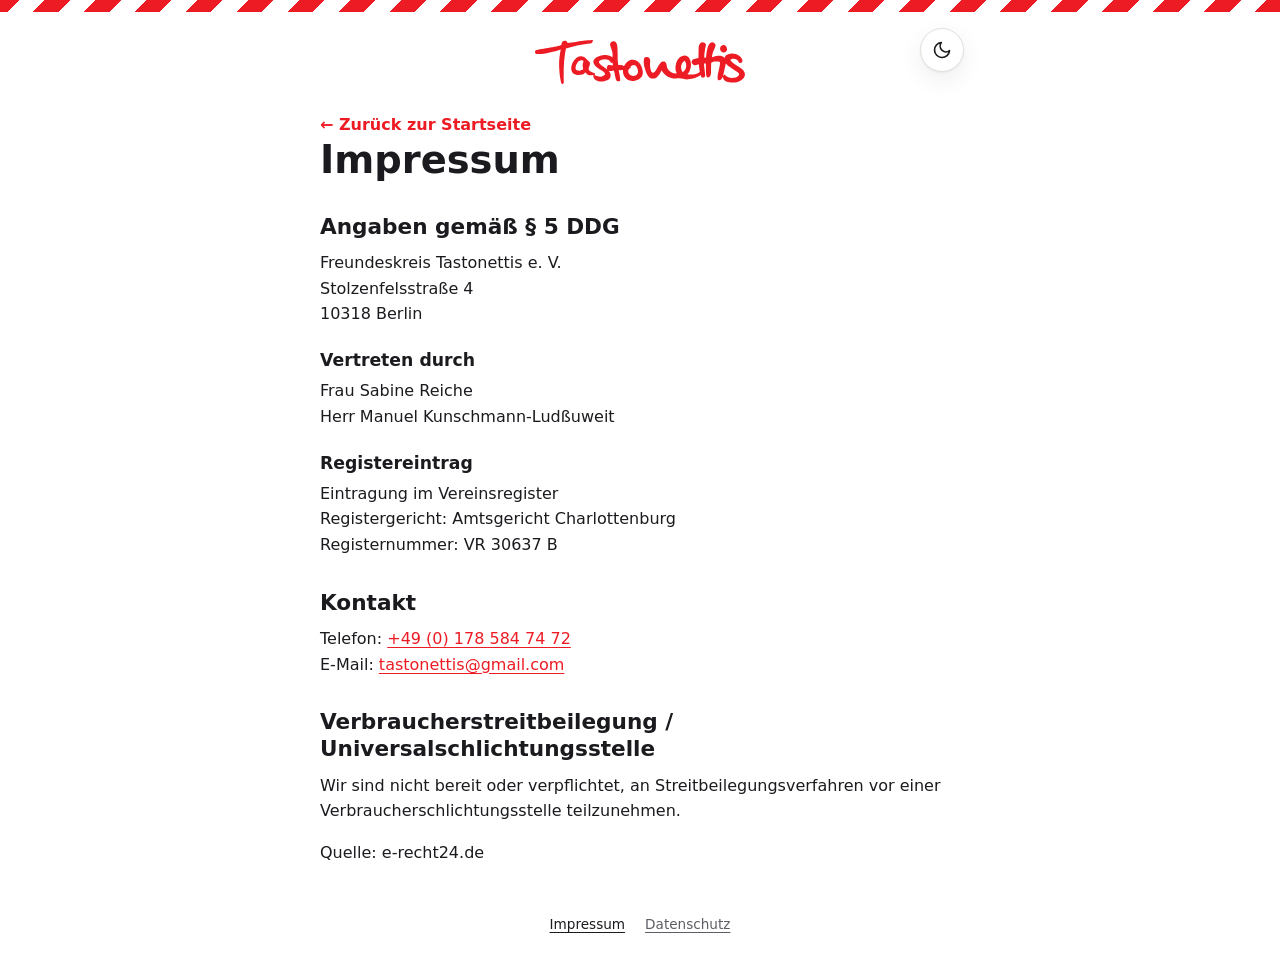
<file: wartung/impressum.html>
<!DOCTYPE html>
<html lang="de">
<head>
  <meta charset="utf-8">
  <meta name="viewport" content="width=device-width, initial-scale=1, viewport-fit=cover">
  <title>Impressum – Tastonettis</title>
  <meta name="robots" content="noindex">
  <meta name="theme-color" content="#ffffff" media="(prefers-color-scheme: light)">
  <meta name="theme-color" content="#212228" media="(prefers-color-scheme: dark)">
  <meta name="color-scheme" content="light dark">
  <link rel="icon" href="assets/favicon.ico">
  <link rel="stylesheet" href="css/wartung.css?v=3b87325009">
  <script src="js/theme.js?v=e392218668"></script>
</head>
<body>
  <div class="tape" aria-hidden="true"></div>

  <main class="page">
    <button type="button" class="theme-toggle" id="theme-toggle" aria-pressed="false" aria-label="Dunkles Design einschalten" hidden>
      <svg class="icon-moon" viewBox="0 0 24 24" fill="none" stroke="currentColor" stroke-width="2" stroke-linecap="round" stroke-linejoin="round" aria-hidden="true"><path d="M21 12.8A9 9 0 1 1 11.2 3a7 7 0 0 0 9.8 9.8z"/></svg>
      <svg class="icon-sun" viewBox="0 0 24 24" fill="none" stroke="currentColor" stroke-width="2" stroke-linecap="round" stroke-linejoin="round" aria-hidden="true"><circle cx="12" cy="12" r="4.5"/><path d="M12 1.5v2.5M12 20v2.5M4.6 4.6l1.8 1.8M17.6 17.6l1.8 1.8M1.5 12H4M20 12h2.5M4.6 19.4l1.8-1.8M17.6 6.4l1.8-1.8"/></svg>
    </button>

    <a class="logo-link" href="index.html" data-internal aria-label="Tastonettis – zur Startseite">
      <img class="logo" src="assets/tastonettis-logo.svg" alt="Tastonettis" width="282" height="59">
    </a>

    <article class="legal">
      <a class="back" href="index.html" data-internal>← Zurück zur Startseite</a>

      <h1>Impressum</h1>

      <h2>Angaben gemäß § 5 DDG</h2>
      <address>
        Freundeskreis Tastonettis e. V.<br>
        Stolzenfelsstraße 4<br>
        10318 Berlin
      </address>

      <h3>Vertreten durch</h3>
      <p>
        Frau Sabine Reiche<br>
        Herr Manuel Kunschmann-Ludßuweit
      </p>

      <h3>Registereintrag</h3>
      <p>
        Eintragung im Vereinsregister<br>
        Registergericht: Amtsgericht Charlottenburg<br>
        Registernummer: VR 30637 B
      </p>

      <h2>Kontakt</h2>
      <p>
        Telefon: <a href="tel:+491785847472">+49 (0) 178 584 74 72</a><br>
        E-Mail: <a href="mailto:tastonettis@gmail.com">tastonettis@gmail.com</a>
      </p>

      <h2>Verbraucherstreitbeilegung / Universalschlichtungsstelle</h2>
      <p>
        Wir sind nicht bereit oder verpflichtet, an Streitbeilegungsverfahren vor einer
        Verbraucherschlichtungsstelle teilzunehmen.
      </p>

      <p>Quelle: e-recht24.de</p>
    </article>

    <footer class="footer">
      <a href="impressum.html" data-internal aria-current="page">Impressum</a>
      <a href="datenschutz.html" data-internal>Datenschutz</a>
    </footer>
  </main>
</body>
</html>
</file>
<file: css/style.css>
/* Farben und Schriften wie auf der neuen Tastonettis-Website:
   hell oder dunkel, automatisch nach Systemeinstellung (prefers-color-scheme). */
:root {
  --brand: #ed1c24;
  --brand-strong: #c8141b;
  --bg: #ffffff;
  --surface: #ffffff;
  --surface-2: #f6f5f3;
  --text: #1b1b1f;
  --text-muted: #5d5d66;
  --border: #e4e1dc;
  --border-strong: #cfcbc4;
  --shadow: 0 1px 2px rgba(0,0,0,.05), 0 8px 24px rgba(0,0,0,.07);
  --cover-shadow: 0 0 24px rgba(237, 28, 36, .22), 0 12px 32px rgba(0, 0, 0, .14);
  --radius: 18px;
  --radius-sm: 10px;
  --font: system-ui, -apple-system, "Segoe UI", Roboto, "Helvetica Neue", Arial, sans-serif;
  --font-display: ui-rounded, "SF Pro Rounded", system-ui, -apple-system, "Segoe UI", Roboto, sans-serif;
  color-scheme: light dark;
}

@media (prefers-color-scheme: dark) {
  :root {
    --brand: #ff6369;          /* heller, damit rote Akzente auf dunklem Grund lesbar sind */
    --brand-strong: #ed1c24;
    --bg: #212228;
    --surface: #2f3038;
    --surface-2: #383a43;
    --text: #f4f3f1;
    --text-muted: #b9b8bf;
    --border: #42444d;
    --border-strong: #565965;
    --shadow: 0 1px 2px rgba(0,0,0,.25), 0 8px 24px rgba(0,0,0,.22);
    --cover-shadow: 0 0 24px rgba(237, 28, 36, .35), 0 12px 32px rgba(0, 0, 0, .5);
  }
}

* { box-sizing: border-box; }

html, body { margin: 0; }

[hidden] { display: none !important; }

body {
  background: var(--bg);
  color: var(--text);
  font-family: var(--font);
  -webkit-font-smoothing: antialiased;
  overflow-x: hidden;
}

#snowfall {
  position: fixed;
  inset: 0;
  width: 100%;
  height: 100%;
  pointer-events: none;
  z-index: 0;
  /* Seitenhintergrund auch dann, wenn body beim Schnee schneefarben ist. */
  background: var(--bg);
}

.page {
  position: relative;
  z-index: 1;
  max-width: 440px;
  margin: 0 auto;
  padding: max(16px, env(safe-area-inset-top)) max(16px, env(safe-area-inset-right))
    max(32px, env(safe-area-inset-bottom)) max(16px, env(safe-area-inset-left));
  display: flex;
  flex-direction: column;
  align-items: center;
  text-align: center;
}

/* Kopf */
.logo { display: block; text-decoration: none; margin-top: 4px; }
.logo img { display: block; width: 240px; max-width: 100%; height: auto; }
.greeting {
  margin: 14px 0 20px;
  font-size: 14px;
  font-weight: 600;
  letter-spacing: .12em;
  text-transform: uppercase;
  color: var(--text-muted);
}

/* Release */
.cover {
  width: 280px;
  max-width: 100%;
  height: auto;
  aspect-ratio: 1;
  object-fit: cover;
  border-radius: var(--radius);
  background: #fff;
  box-shadow: var(--cover-shadow);
}
.title {
  margin: 20px 0 6px;
  font-family: var(--font-display);
  font-size: 28px;
  font-weight: 800;
  letter-spacing: -0.02em;
}
.artist { margin: 0; color: var(--text-muted); font-size: 15px; }

/* Streaming */
.streaming { width: 100%; margin-top: 28px; }
.section-label {
  margin: 0 0 14px;
  font-size: 12px;
  font-weight: 700;
  letter-spacing: .1em;
  text-transform: uppercase;
  color: var(--text-muted);
}
.services { list-style: none; margin: 0; padding: 0; display: grid; gap: 12px; }
.service {
  display: flex;
  align-items: center;
  gap: 16px;
  padding: 12px 20px;
  min-height: 56px;
  background: var(--surface);
  border: 1px solid var(--border);
  border-radius: var(--radius-sm);
  box-shadow: var(--shadow);
  color: var(--text);
  font-size: 16px;
  font-weight: 600;
  text-decoration: none;
  text-align: left;
  transition: background .15s, border-color .15s, transform .15s;
}
.service img { width: 30px; height: 30px; flex: none; }
.service span:first-of-type { flex: 1; }
.service .arrow { color: var(--text-muted); font-weight: 400; transition: transform .15s, color .15s; }
.service:hover, .service:focus-visible {
  background: var(--surface-2);
  border-color: var(--brand);
  transform: translateY(-1px);
}
.service:hover .arrow, .service:focus-visible .arrow { color: var(--text); transform: translateX(3px); }
.service:focus-visible { outline: 3px solid var(--brand); outline-offset: 3px; }
/* Tidal-Logo ist weiß – im hellen Design dunkel darstellen */
@media (prefers-color-scheme: light) {
  .service img[src*="tidal"] { filter: invert(1); }
}

/* Schneedecke */
.snowcover { display: none; }
.snowed, .snowed body { overflow: hidden; }
/* Solange Schnee liegt, nichts unterhalb des Bildschirms rendern
   (iOS Safari zeigt Inhalte hinter der durchsichtigen Werkzeugleiste). */
.snowed, .snowed body { height: 100%; }
/* Falls iOS doch eine Fläche außerhalb der Schneedecke zeigt (hinter Leisten),
   ist sie schneefarben statt dunkel. Freigeschobene Stellen bleiben dunkel (#snowfall). */
.snowed, .snowed body { background: #e8eef5; }
.snowed .snowcover {
  display: block;
  position: fixed;
  top: 0;
  left: 0;
  right: 0;
  /* Größer als der sichtbare Bereich, damit auch die Fläche hinter
     ein-/ausfahrenden Browserleisten zugeschneit ist. */
  height: calc(100vh + 160px);
  height: calc(100lvh + 160px);
  z-index: 10;
  touch-action: none;
  cursor: grab;
  /* Bis das Canvas gezeichnet ist, deckt die Hintergrundfarbe schon alles ab. */
  background: #f4f7fb;
  transition: opacity 1.2s ease, transform 1.2s ease;
}
.snowed .snowcover.ready { background: transparent; }
.snowcover:active { cursor: grabbing; }
.snowcover.melting { opacity: 0; transform: translateY(40px); pointer-events: none; }
.snowcover canvas { position: absolute; inset: 0; width: 100%; height: 100%; }
.snow-hint {
  position: absolute;
  left: 50%;
  top: 38vh;
  top: 38svh;
  transform: translate(-50%, -50%);
  margin: 0;
  width: max-content;
  max-width: calc(100% - 32px);
  font-family: var(--font-display);
  font-size: 20px;
  font-weight: 800;
  line-height: 1.35;
  text-align: center;
  color: #5b6b80;
  pointer-events: none;
  transition: opacity .6s ease;
}
.snow-hint.gone { opacity: 0; }
.snow-skip {
  position: absolute;
  right: max(16px, env(safe-area-inset-right));
  top: max(16px, calc(env(safe-area-inset-top) + 8px));
  padding: 8px 14px;
  font: inherit;
  font-size: 13px;
  color: #5b6b80;
  background: rgba(255, 255, 255, .7);
  border: 1px solid #c9d4e1;
  border-radius: 999px;
  cursor: pointer;
}
.snow-skip:hover, .snow-skip:focus-visible { color: #1b1e24; background: #fff; }
.snow-skip:focus-visible { outline: 3px solid var(--brand); outline-offset: 3px; }

/* Easter Egg: Schneekugel – über allem, aber nicht anklickbar */
#snowglobe {
  position: fixed;
  top: 0;
  left: 0;
  width: 100%;
  /* Bis zum echten Bildschirmrand – auch hinter der schwebenden iOS-Leiste,
     damit sich der Schnee am Glasrand sammelt und nicht über der URL-Leiste. */
  height: 100vh;
  height: 100lvh;
  z-index: 11;
  pointer-events: none;
}

/* Fuß */
.footer { margin-top: 24px; display: flex; gap: 20px; }
.footer a { color: var(--text-muted); font-size: 13px; text-decoration: underline; text-underline-offset: 3px; }
.footer a:hover { color: var(--text); }

@media (prefers-reduced-motion: reduce) {
  .service, .service .arrow, .snowcover, .snow-hint { transition: none; }
}
</file>
<file: wartung/css/wartung.css>
/* Wartungsseite – Farben und Schriften wie auf der neuen Tastonettis-Website.
   Hell oder dunkel: automatisch nach Systemeinstellung, per Button umschaltbar (data-theme). */
:root {
  --brand: #ed1c24;           /* Tastonettis-Rot (wie im Logo) – für alle roten Texte */
  --brand-hover: #c8141b;
  --bg: #ffffff;
  --bg-alt: #f6f5f3;
  --surface: #ffffff;
  --text: #1b1b1f;
  --text-muted: #5d5d66;
  --border: #e4e1dc;
  --shadow: 0 1px 2px rgba(0,0,0,.05), 0 8px 24px rgba(0,0,0,.07);
  --radius: 18px;
  --radius-sm: 10px;
  --font: system-ui, -apple-system, "Segoe UI", Roboto, "Helvetica Neue", Arial, sans-serif;
  --font-display: ui-rounded, "SF Pro Rounded", system-ui, -apple-system, "Segoe UI", Roboto, sans-serif;
  color-scheme: light;
}

/* Dunkel: per Systemeinstellung (sofern nicht hell gewählt) oder per Button. */
@media (prefers-color-scheme: dark) {
  :root:not([data-theme="light"]) {
    --brand-hover: #ff4a51;
    --bg: #212228;
    --bg-alt: #292a31;
    --surface: #2f3038;
    --text: #f4f3f1;
    --text-muted: #b9b8bf;
    --border: #42444d;
    --shadow: 0 1px 2px rgba(0,0,0,.25), 0 8px 24px rgba(0,0,0,.22);
    color-scheme: dark;
  }
}
:root[data-theme="dark"] {
  --brand-hover: #ff4a51;
  --bg: #212228;
  --bg-alt: #292a31;
  --surface: #2f3038;
  --text: #f4f3f1;
  --text-muted: #b9b8bf;
  --border: #42444d;
  --shadow: 0 1px 2px rgba(0,0,0,.25), 0 8px 24px rgba(0,0,0,.22);
  color-scheme: dark;
}

* { box-sizing: border-box; }
html, body { margin: 0; }
[hidden] { display: none !important; }

body {
  background: var(--bg);
  color: var(--text);
  font-family: var(--font);
  line-height: 1.6;
  -webkit-font-smoothing: antialiased;
  overflow-x: hidden;
}

a { color: var(--brand); text-underline-offset: 3px; }
a:hover { color: var(--brand-hover); }
:focus-visible { outline: 3px solid var(--brand); outline-offset: 3px; border-radius: 4px; }

/* Rot-weißes Absperrband */
.tape {
  height: calc(12px + env(safe-area-inset-top));
  background: repeating-linear-gradient(-45deg, #ed1c24 0 18px, #ffffff 18px 36px);
}

.page {
  position: relative;
  max-width: 680px;
  margin: 0 auto;
  padding: 28px max(20px, env(safe-area-inset-right)) max(32px, env(safe-area-inset-bottom))
    max(20px, env(safe-area-inset-left));
  display: flex;
  flex-direction: column;
  align-items: center;
  text-align: center;
}

/* Hell/Dunkel-Button oben rechts */
.theme-toggle {
  position: absolute;
  top: 16px;
  right: max(16px, env(safe-area-inset-right));
  display: inline-flex;
  align-items: center;
  justify-content: center;
  width: 44px;
  height: 44px;
  padding: 0;
  border: 1px solid var(--border);
  border-radius: 999px;
  background: var(--surface);
  color: var(--text);
  box-shadow: var(--shadow);
  cursor: pointer;
  -webkit-tap-highlight-color: transparent;
}
.theme-toggle:hover { border-color: var(--brand); color: var(--brand); }
.theme-toggle svg { width: 20px; height: 20px; }
.theme-toggle .icon-sun { display: none; }
.theme-toggle[aria-pressed="true"] .icon-sun { display: block; }
.theme-toggle[aria-pressed="true"] .icon-moon { display: none; }

.logo { display: block; width: 210px; max-width: 60vw; height: auto; }
.logo-link { display: block; }

/* Das Schild hat einen weißen Hintergrund: im hellen Design frei, im dunklen auf einer hellen Karte. */
.sign-wrap { width: 100%; max-width: 520px; margin: 22px 0 10px; }
.sign { display: block; width: 100%; height: auto; }
@media (prefers-color-scheme: dark) {
  :root:not([data-theme="light"]) .sign-wrap { padding: 14px; background: #fff; border-radius: var(--radius); box-shadow: var(--shadow); }
}
:root[data-theme="dark"] .sign-wrap { padding: 14px; background: #fff; border-radius: var(--radius); box-shadow: var(--shadow); }

.eyebrow {
  display: inline-flex;
  align-items: center;
  gap: .5rem;
  margin: 10px 0 12px;
  font-size: .8rem;
  font-weight: 700;
  letter-spacing: .14em;
  text-transform: uppercase;
  color: var(--brand);
}
.eyebrow::before, .eyebrow::after { content: ""; width: 26px; height: 2px; background: currentColor; border-radius: 2px; }

.headline {
  margin: 0 0 12px;
  font-family: var(--font-display);
  font-size: clamp(1.9rem, 6.5vw, 2.6rem);
  font-weight: 800;
  line-height: 1.15;
  letter-spacing: -.015em;
}

.lead {
  margin: 0 0 .8em;
  max-width: 34em;
  font-size: clamp(1.05rem, 1.6vw, 1.15rem);
  color: var(--text-muted);
}
.lead strong { color: var(--text); }

/* Hinweis: kein Weihnachtsalbum – zurückhaltend, fließt mit dem Text */
.note { max-width: 30em; margin: .6rem 0 1.4rem; }
.note-title {
  margin: 0 0 .2rem;
  font-family: var(--font-display);
  font-size: clamp(1.2rem, 4vw, 1.4rem);
  font-weight: 800;
  color: var(--brand);
}
.note-text { margin: 0; font-size: clamp(1.05rem, 1.6vw, 1.15rem); color: var(--text-muted); }

/* Countdown – wie auf der neuen Website */
.countdown {
  width: 100%;
  margin-top: 12px;
  padding: clamp(1.25rem, 3vw, 2rem);
  border-radius: var(--radius);
  background: var(--bg-alt);
  position: relative;
  overflow: hidden;
}
.countdown::before { content: ""; position: absolute; inset: 0 0 auto 0; height: 5px; background: linear-gradient(90deg, #ed1c24, #b3121a); }
.countdown-label {
  margin: 0 0 1rem;
  font-size: .82rem;
  font-weight: 700;
  letter-spacing: .1em;
  text-transform: uppercase;
  color: var(--text-muted);
}
.units {
  display: grid;
  grid-template-columns: repeat(4, minmax(0, 1fr));
  gap: clamp(.5rem, 2vw, 1rem);
  max-width: 560px;
  margin-inline: auto;
}
.unit { padding: 1rem .4rem; background: var(--surface); border: 1px solid var(--border); border-radius: var(--radius-sm); }
.num {
  display: block;
  font-family: var(--font-display);
  font-size: clamp(1.8rem, 7vw, 3rem);
  font-weight: 800;
  line-height: 1;
  font-variant-numeric: tabular-nums;
  color: var(--brand);
}
.name { display: block; margin-top: .4rem; font-size: .85rem; color: var(--text-muted); }

.released { width: 100%; margin-top: 12px; padding: clamp(1.25rem, 3vw, 2rem); border-radius: var(--radius); background: var(--bg-alt); }
.released-title { margin: 0; font-family: var(--font-display); font-size: 1.5rem; font-weight: 800; color: var(--brand); }
.released-text { margin: .3rem 0 0; color: var(--text-muted); }

.socials { display: flex; flex-wrap: wrap; justify-content: center; gap: .5rem; margin-top: 32px; }
.socials a {
  padding: .5rem 1rem;
  border: 1px solid var(--border);
  border-radius: 999px;
  background: var(--surface);
  color: var(--text);
  font-size: .95rem;
  font-weight: 600;
  text-decoration: none;
}
.socials a:hover { border-color: var(--brand); color: var(--brand); }

.footer { margin-top: 32px; display: flex; gap: 20px; }
.footer a { color: var(--text-muted); font-size: .85rem; }
.footer a:hover, .footer a[aria-current="page"] { color: var(--text); }

/* Rechtstexte (Impressum, Datenschutz) */
.legal { width: 100%; margin-top: 28px; text-align: left; }
.legal h1 { margin: 0 0 1rem; font-family: var(--font-display); font-size: clamp(1.8rem, 6vw, 2.4rem); font-weight: 800; line-height: 1.15; }
.legal h2 { margin: 2rem 0 .6rem; font-family: var(--font-display); font-size: 1.35rem; line-height: 1.25; }
.legal h3 { margin: 1.4rem 0 .4rem; font-size: 1.08rem; line-height: 1.3; }
.legal p, .legal ul { margin: 0 0 1em; }
.legal ul { padding-left: 1.2em; }
.legal address { font-style: normal; }
.legal .loud { text-transform: uppercase; font-size: .92em; }
.back { align-self: flex-start; font-weight: 700; text-decoration: none; }
.back:hover { text-decoration: underline; }
</file>
